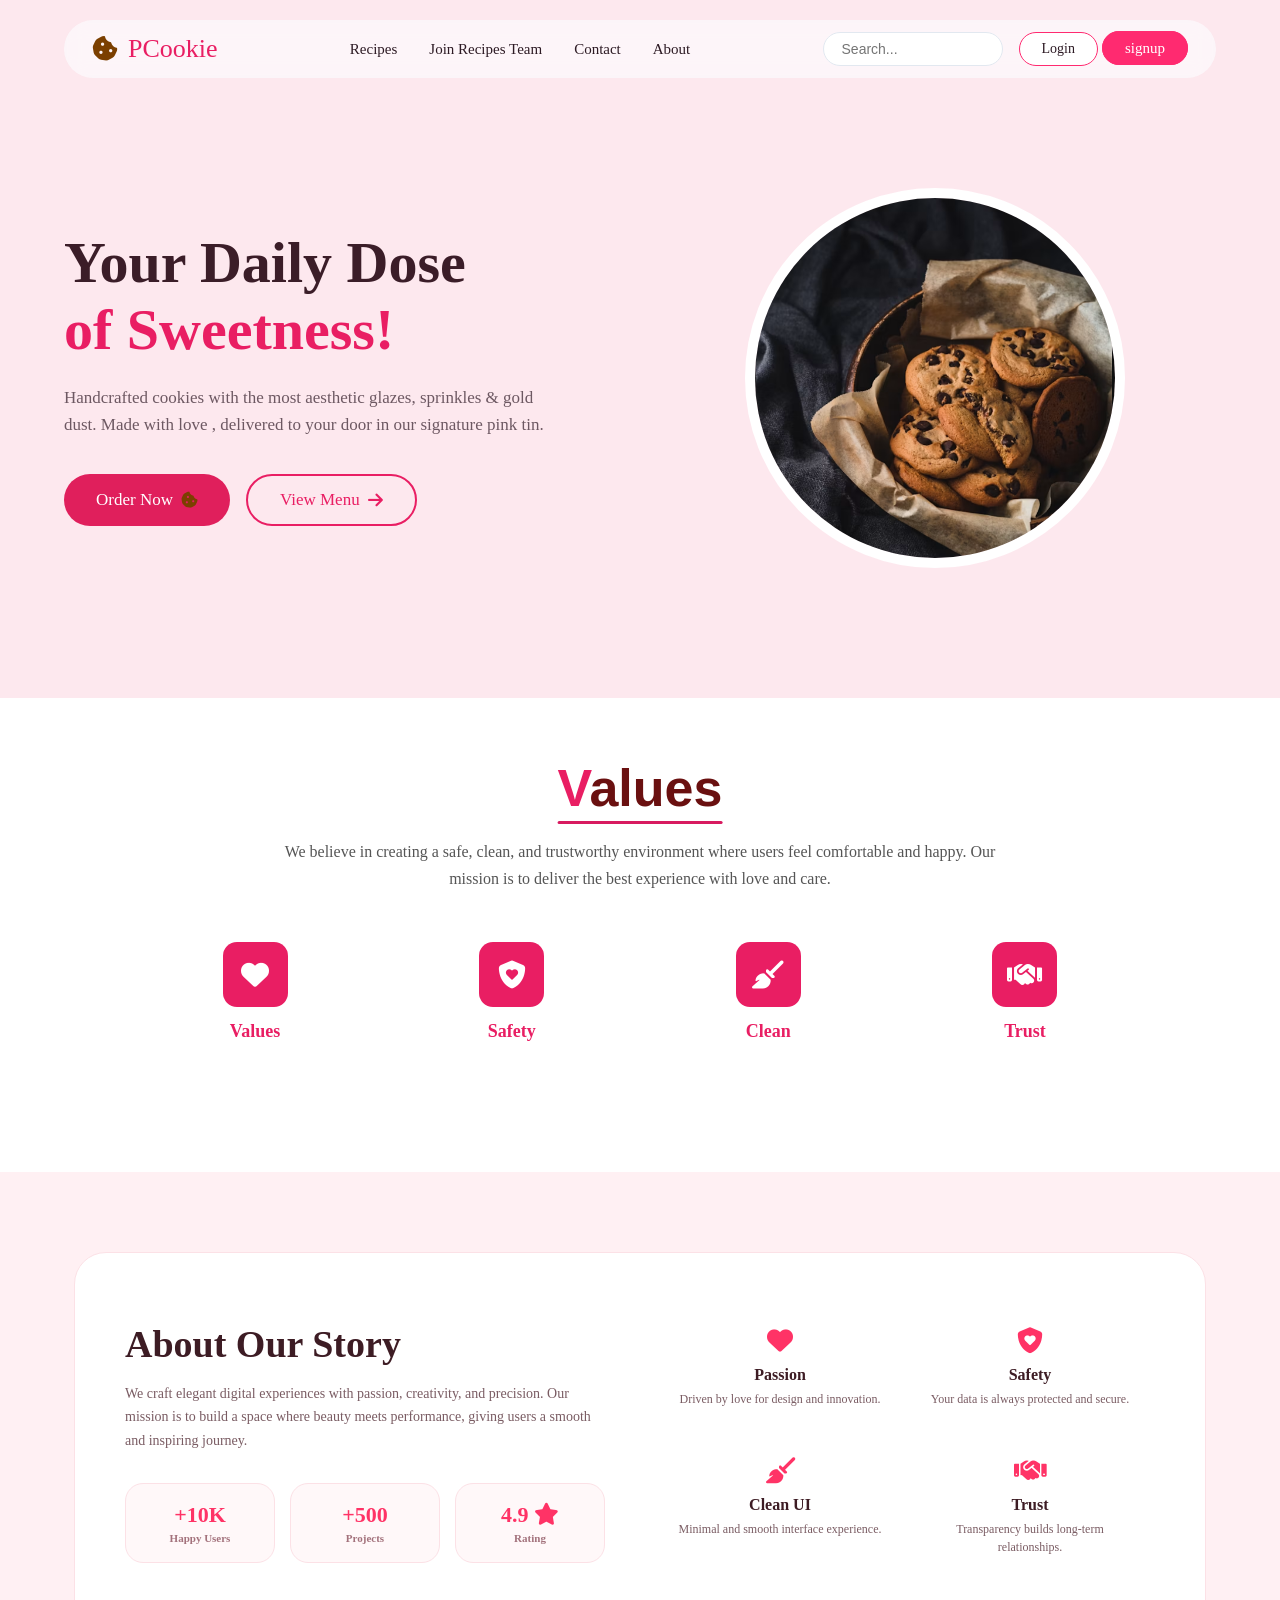
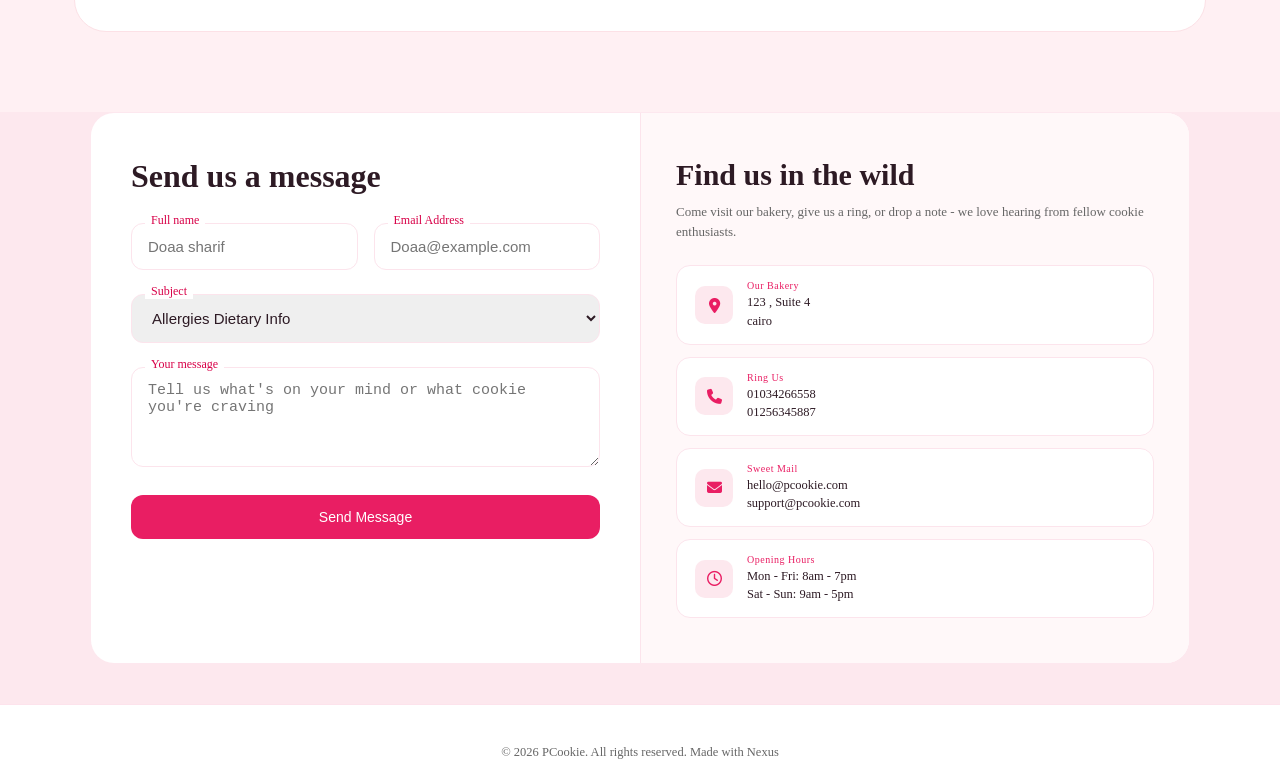
<file: index.html>
<!DOCTYPE html>
<html lang="en">

<head>
  <meta charset="UTF-8">
  <meta name="viewport" content="width=device-width, initial-scale=1.0">
  <title>PCookie </title>
  <link rel="icon" type="image/png" href="images/cookie.png">
  <link rel="stylesheet" href="https://cdnjs.cloudflare.com/ajax/libs/font-awesome/6.4.0/css/all.min.css">
  <link rel="stylesheet" href="style.css">
</head>

<body>

  <!-- Navbar -->
  <header class="navbar-wrapper">
    <nav class="navbar">
      <a href="index.html" class="logo">
        <i class="fa-solid fa-cookie-bite icon-cookie"></i> PCookie</a>

      <ul class="nav-links">
        <li><a href="recipes.html">Recipes</a></li>
        <li><a href="join.html">Join Recipes Team</a></li>
        <li><a href="#contact">Contact</a></li>
        <li><a href="#about">About</a></li>
      </ul>

      <div class="nav-actions">
        <div class="search-box">
          <input type="text" placeholder="Search...">
        </div>

        <div class="auth-buttons">
          <a href="login.html" class="btn-login">Login</a>
          <a href="signup.html" class="btn-signup">signup</a>
        </div>
      </div>
    </nav>
  </header>

  <!-- Hero Section -->
  <section class="hero">
    <div class="hero-container">


      <div class="hero-content">

        <h1 class="hero-title">
          <span class="dark-text">Your Daily Dose</span> <br>
          <span class="pink-text">of Sweetness!</span>
        </h1>

        <p class="hero-description">
          Handcrafted cookies with the most aesthetic glazes, sprinkles & gold dust. Made with love , delivered to your
          door in our signature pink tin.
        </p>

        <div class="hero-buttons">
          <a href="#" class="btn btn-primary btn-lg">Order Now <i class="fa-solid fa-cookie-bite icon-cookie"></i></a>
          <a href="#" class="btn btn-outline btn-lg">View Menu <i class="fa-solid fa-arrow-right icon-arrow"></i></a>
        </div>
      </div>


      <div class="hero-images">

        <div class="main-circle">
          <img src="images/cookie.png" alt="Heart Cookies">
        </div>
      </div>

    </div>

    </div>
  </section>

  <!-- Values -->
  <section class="values-section">
    <div class="values-container">


      <div class="values-header">
        <h2 class="values-title">
          <span class="highlight-pink">V</span>alues
        </h2>
        <p class="values-description">
          We believe in creating a safe, clean, and trustworthy environment where users feel
          comfortable and happy. Our mission is to deliver the best experience with love
          and care.
        </p>
      </div>


      <div class="values-grid">

        <div class="value-card">
          <div class="icon-box1">
            <i class="fa-solid fa-heart"></i>
          </div>
          <h3>Values</h3>
          <p class="card-desc">We focus on kindness, respect, and positivity in everything we do.</p>
        </div>


        <div class="value-card">
          <div class="icon-box1">
            <i class="fa-solid fa-shield-heart"></i>
          </div>
          <h3>Safety</h3>
          <p class="card-desc">Ensuring top safety standards for healthy and clean food preparation.</p>
        </div>


        <div class="value-card">
          <div class="icon-box1">
            <i class="fa-solid fa-broom"></i>
          </div>
          <h3>Clean</h3>
          <p class="card-desc">Maintaining fresh and hygienic environments for all users.</p>
        </div>


        <div class="value-card">
          <div class="icon-box1">
            <i class="fa-solid fa-handshake"></i>
          </div>
          <h3>Trust</h3>
          <p class="card-desc">Building strong trust between our community and content creators.</p>
        </div>
      </div>

    </div>
  </section>
  <!-- About Section -->
  <section class="about-section" id="about">
    <div class="about-container">

      <div class="about-left">
        <h2>About Our Story</h2>
        <p class="about-description">
          We craft elegant digital experiences with passion, creativity, and precision. Our
          mission is to build a space where beauty meets performance, giving users a smooth
          and inspiring journey.
        </p>


        <div class="stats-grid">
          <div class="stat-card">
            <h3>+10K</h3>
            <p>Happy Users</p>
          </div>
          <div class="stat-card">
            <h3>+500</h3>
            <p>Projects</p>
          </div>
          <div class="stat-card">

            <h3>4.9 <i class="fa-solid fa-star "></i></h3>
            <p>Rating</p>
          </div>
        </div>
      </div>


      <div class="features-grid">
        <div class="feature-item">
          <i class="fa-solid fa-heart"></i>
          <h4>Passion</h4>
          <p>Driven by love for design and innovation.</p>
        </div>

        <div class="feature-item">
          <i class="fa-solid fa-shield-heart"></i>
          <h4>Safety</h4>
          <p>Your data is always protected and secure.</p>
        </div>

        <div class="feature-item">
          <i class="fa-solid fa-broom"></i>
          <h4>Clean UI</h4>
          <p>Minimal and smooth interface experience.</p>
        </div>

        <div class="feature-item">
          <i class="fa-solid fa-handshake"></i>
          <h4>Trust</h4>
          <p>Transparency builds long-term relationships.</p>
        </div>
      </div>

    </div>
  </section>

  <!-- contact -->
  <main class="contact-wrapper" id="contact">

    <section class="form-container">
      <div class="form-header">
        <h2>Send us a message</h2>
      </div>
      <form class="contact-form">
        <div class="input-row">
          <div class="input-group">
            <label for="fullname">Full name</label>
            <input type="text" id="fullname" placeholder="Doaa sharif" required>
          </div>
          <div class="input-group">
            <label for="email">Email Address</label>
            <input type="email" id="email" placeholder="Doaa@example.com" required>
          </div>
        </div>

        <div class="input-group">
          <label for="subject">Subject</label>
          <select id="subject" name="subject">
            <option value="allergies">Allergies Dietary Info</option>
            <option value="orders">Custom Orders</option>
            <option value="general">General Inquiry</option>
          </select>
        </div>

        <div class="input-group">
          <label for="message">Your message</label>
          <textarea id="message" placeholder="Tell us what's on your mind or what cookie you're craving "
            required></textarea>
        </div>

        <button type="submit" class="primary-btn">
          <span>Send Message</span>
        </button>
      </form>
    </section>


    <section class="info-container">
      <div class="info-header">
        <h2>Find us in the wild</h2>
        <p>Come visit our bakery, give us a ring, or drop a note - we love hearing from fellow cookie enthusiasts.</p>
      </div>

      <div class="contact-cards">

        <div class="c-card">
          <div class="icon-wrap"><i class="fa-solid fa-location-dot"></i></div>
          <div class="c-details">
            <small>Our Bakery</small>
            <p>123 , Suite 4<br>cairo</p>
          </div>
        </div>


        <div class="c-card">
          <div class="icon-wrap"><i class="fa-solid fa-phone"></i></div>
          <div class="c-details">
            <small>Ring Us</small>
            <p>01034266558<br>01256345887</p>
          </div>
        </div>


        <div class="c-card">
          <div class="icon-wrap"><i class="fa-solid fa-envelope"></i></div>
          <div class="c-details">
            <small>Sweet Mail</small>
            <p>hello@pcookie.com<br>support@pcookie.com</p>
          </div>
        </div>


        <div class="c-card">
          <div class="icon-wrap"><i class="fa-regular fa-clock"></i></div>
          <div class="c-details">
            <small>Opening Hours</small>
            <p>Mon - Fri: 8am - 7pm<br>Sat - Sun: 9am - 5pm</p>
          </div>
        </div>
      </div>
    </section>
  </main>

  <!-- footer -->
  <footer class="modern-footer">
    <div class="footer-copyright">
      <p>&copy; 2026 PCookie. All rights reserved. Made with Nexus</p>
    </div>
  </footer>

</body>

</html>
</file>
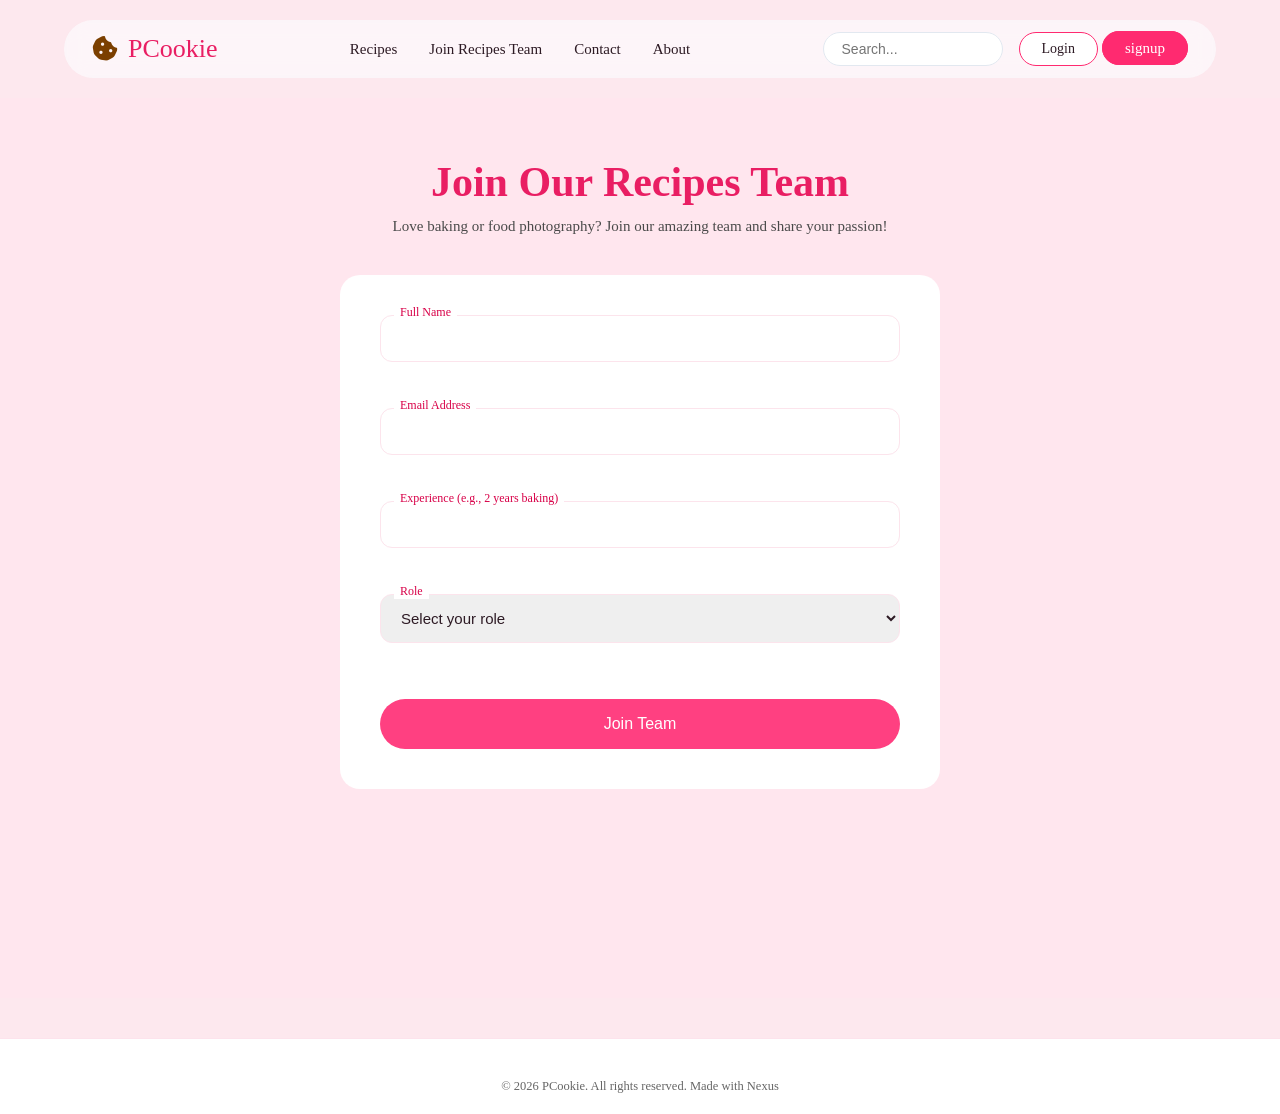
<file: join.html>
<!DOCTYPE html>
<html lang="en">

<head>
  <meta charset="UTF-8">
  <meta name="viewport" content="width=device-width, initial-scale=1.0">
  <title>Join Our Team </title>
    <link rel="icon" type="image/png" href="images/cookie.png">
  <link rel="stylesheet" href="style.css">
  <link rel="stylesheet" href="https://cdnjs.cloudflare.com/ajax/libs/font-awesome/6.4.0/css/all.min.css">
</head>

<body>
  <!-- Navbar -->
  <header class="navbar-wrapper">
    <nav class="navbar">
      <a href="index.html" class="logo">
        <i class="fa-solid fa-cookie-bite icon-cookie"></i> PCookie</a>

      <ul class="nav-links">
        <li><a href="recipes.html">Recipes</a></li>
        <li><a href="join.html">Join Recipes Team</a></li>
        <li><a href="index.html#contact">Contact</a></li>
        <li><a href="index.html#about">About</a></li>
      </ul>

      <div class="nav-actions">
        <div class="search-box">
          <input type="text" placeholder="Search...">
        </div>

        <div class="auth-buttons">
          <a href="login.html" class="btn-login">Login</a>
          <a href="signup.html" class="btn-signup">signup</a>
        </div>
      </div>
    </nav>
  </header>

  <main class="join-team-section">
    <h2 class="join-title">Join Our Recipes Team </h2>
    <p class="join-subtitle">Love baking or food photography? Join our amazing team and share your passion!</p>

    <div class="join-card">
      <form class="join-form">

        <div class="input-group">
          <input type="text" id="fullname" placeholder=" " required>
          <label for="fullname">Full Name</label>
        </div>

        <div class="input-group">
          <input type="email" id="email" placeholder="" required>
          <label for="email">Email Address</label>
        </div>

        <div class="input-group">
          <input type="text" id="experience" placeholder="">
          <label for="experience">Experience (e.g., 2 years baking)</label>
        </div>

        <div class="input-group select-group">
          <select id="role" required>
            <option value="" disabled selected hidden>Select your role</option>
            <option value="baker">Baker / Chef</option>
            <option value="photographer">Food Photographer</option>
            <option value="writer">Recipe Writer</option>
          </select>
          <label for="role">Role</label>
        </div>

        <button type="submit" class="join-btn">Join Team</button>

      </form>
    </div>
  </main>
  <!-- footer -->
  <footer class="modern-footer">
    <div class="footer-copyright">
      <p>&copy; 2026 PCookie. All rights reserved. Made with Nexus</p>
    </div>
  </footer>
</body>

</html>
</file>
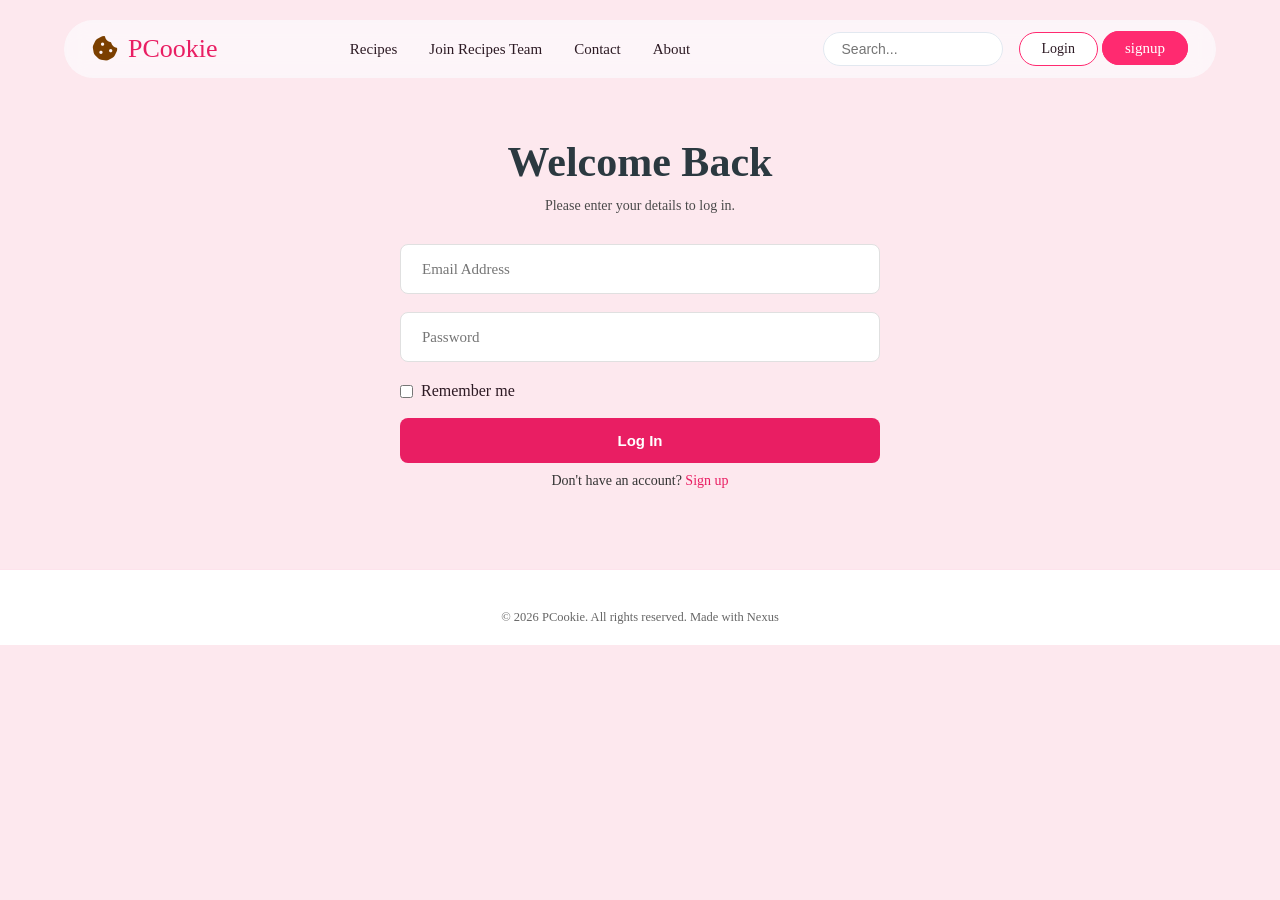
<file: login.html>
<!DOCTYPE html>
<html lang="en">

<head>
  <meta charset="UTF-8">
  <meta name="viewport" content="width=device-width, initial-scale=1.0">
  <title>Log In</title>
    <link rel="icon" type="image/png" href="images/cookie.png">
  <link rel="stylesheet" href="style.css">
  <link rel="stylesheet" href="https://cdnjs.cloudflare.com/ajax/libs/font-awesome/6.4.0/css/all.min.css">
</head>

<body>

  <!-- Navbar -->
  <header class="navbar-wrapper">
    <nav class="navbar">
      <a href="index.html" class="logo">
        <i class="fa-solid fa-cookie-bite icon-cookie"></i> PCookie</a>

      <ul class="nav-links">
        <li><a href="recipes.html">Recipes</a></li>
        <li><a href="join.html">Join Recipes Team</a></li>
        <li><a href="index.html#contact">Contact</a></li>
        <li><a href="index.html#about">About</a></li>
      </ul>

      <div class="nav-actions">
        <div class="search-box">
          <input type="text" placeholder="Search...">
        </div>

        <div class="auth-buttons">
          <a href="login.html" class="btn-login">Login</a>
          <a href="signup.html" class="btn-signup">signup</a>
        </div>
      </div>
    </nav>
  </header>

  <main class="auth-page">
    <div class="auth-container">
      <h1 class="auth-title">Welcome Back</h1>
      <p class="auth-subtitle">Please enter your details to log in.</p>

      <form class="auth-form">
        <div class="floating-group">
          <input type="email" id="loginEmail" placeholder=" " required>
          <label for="loginEmail">Email Address</label>
        </div>

        <div class="floating-group">
          <input type="password" id="loginPassword" placeholder=" " required>
          <label for="loginPassword">Password</label>
        </div>

        <div class="checkbox-group">
          <input type="checkbox" id="remember">
          <label for="remember">Remember me</label>
        </div>

        <button type="submit" class="auth-btn">Log In</button>
      </form>

      <p class="auth-footer">
        Don't have an account? <a href="signup.html">Sign up</a>
      </p>
    </div>
  </main>
  <!-- footer -->
  <footer class="modern-footer">
    <div class="footer-copyright">
      <p>&copy; 2026 PCookie. All rights reserved. Made with Nexus</p>
    </div>
  </footer>
</body>

</html>
</file>
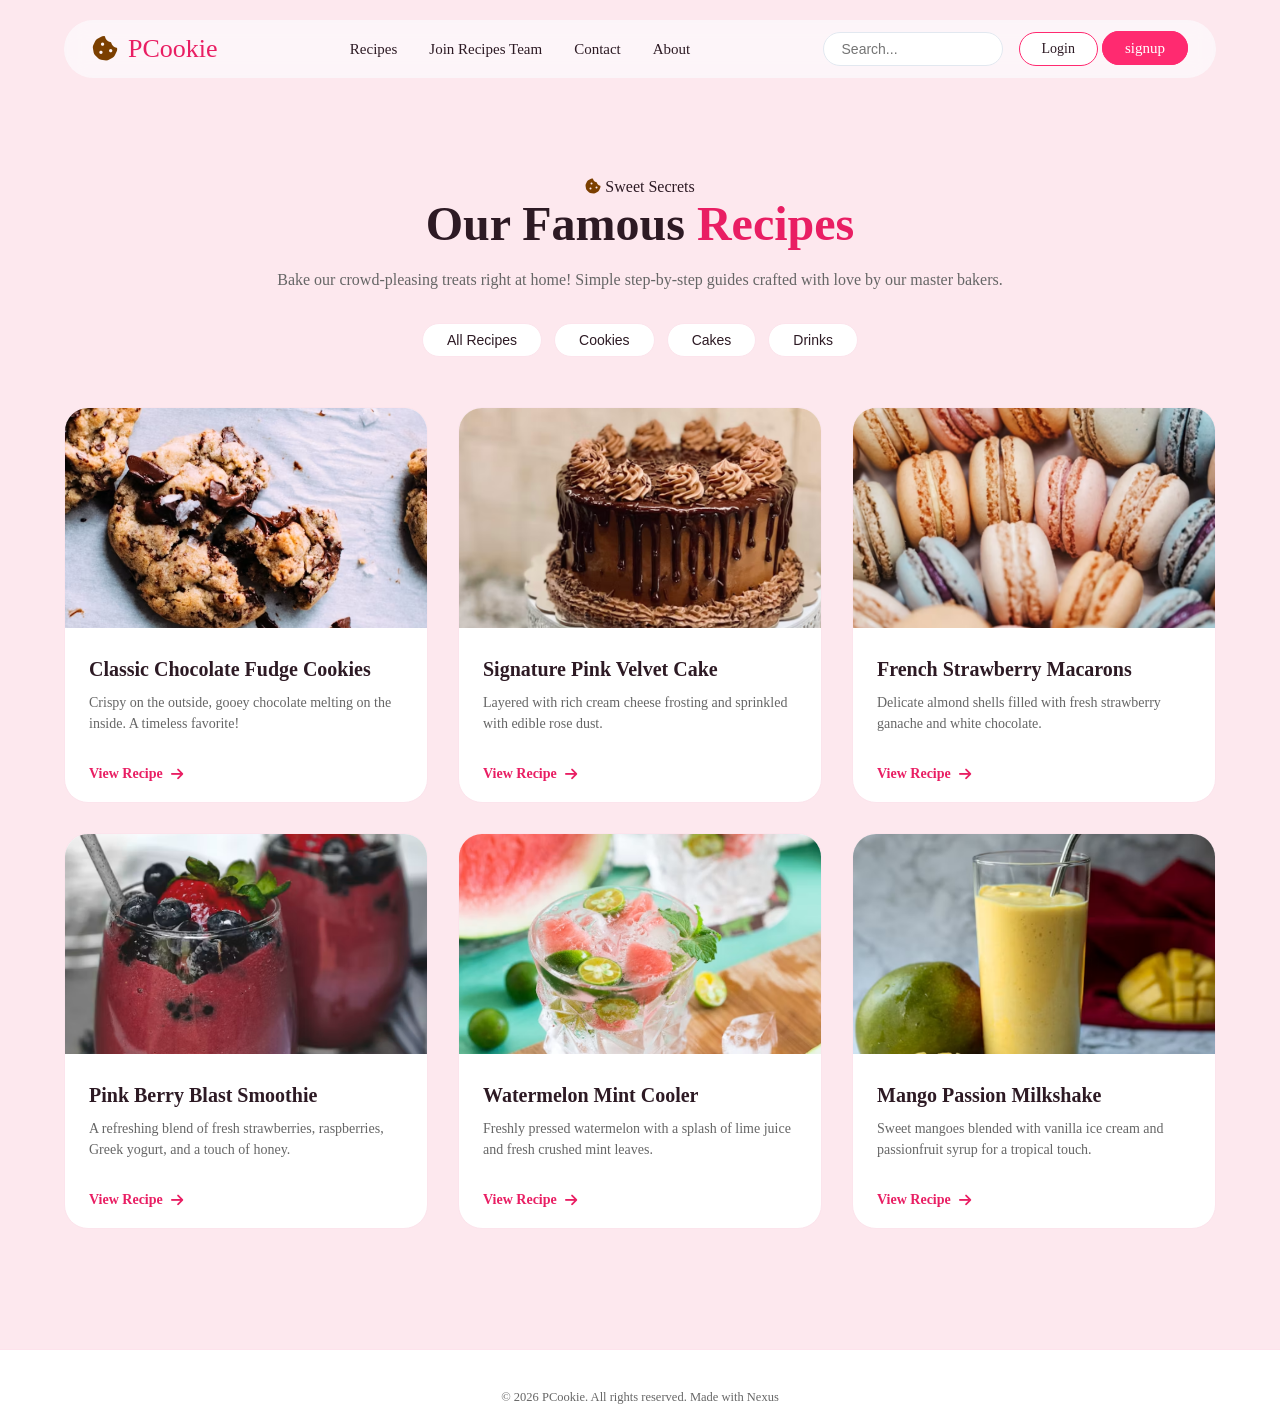
<file: recipes.html>
<!DOCTYPE html>
<html lang="en">

<head>
  <meta charset="UTF-8">
  <meta name="viewport" content="width=device-width, initial-scale=1.0">
  <title>Recipes - PCookie</title> 
   <link rel="icon" type="image/png" href="images/cookie.png">
  <link rel="stylesheet" href="style.css">
  <link rel="stylesheet" href="https://cdnjs.cloudflare.com/ajax/libs/font-awesome/6.4.0/css/all.min.css">
</head>

<body>
  <!-- Navbar -->
  <header class="navbar-wrapper">
    <nav class="navbar">
      <a href="index.html" class="logo">
        <i class="fa-solid fa-cookie-bite icon-cookie"></i> PCookie</a>

      <ul class="nav-links">
        <li><a href="recipes.html">Recipes</a></li>
        <li><a href="join.html">Join Recipes Team</a></li>
        <li><a href="index.html#contact">Contact</a></li>
        <li><a href="index.html#about">About</a></li>
      </ul>

      <div class="nav-actions">
        <div class="search-box">
          <input type="text" placeholder="Search...">
        </div>

        <div class="auth-buttons">
          <a href="login.html" class="btn-login">Login</a>
          <a href="signup.html" class="btn-signup">signup</a>
        </div>
      </div>
    </nav>
  </header>

  <section class="recipes-section" id="recipes">
    <div class="recipes-container">

      <div class="recipes-header">
        <span class="tag-badge">
          <i class="fa-solid fa-cookie-bite icon-cookie"></i> Sweet Secrets
        </span>
        <h2 class="recipes-title">Our Famous <span class="highlight-pink">Recipes</span></h2>
        <p class="recipes-description">
          Bake our crowd-pleasing treats right at home! Simple step-by-step guides crafted with love by our master
          bakers.
        </p>

        <div class="category-filters">
          <button class="filter-btn ">All Recipes</button>
          <button class="filter-btn">Cookies</button>
          <button class="filter-btn">Cakes</button>
          <button class="filter-btn">Drinks</button>
        </div>
      </div>

      <div class="recipes-grid">


        <div class="recipe-card">
          <div class="recipe-img-box">
            <img src="images/ChocolateChip.png" alt="Chocolate Chip Cookies">

          </div>
          <div class="recipe-content">

            <h3 class="recipe-title">Classic Chocolate Fudge Cookies</h3>
            <p class="recipe-desc">Crispy on the outside, gooey chocolate melting on the inside. A timeless favorite!
            </p>
            <div>
              <a href="#" class="btn-link-recipe">View Recipe <i class="fa-solid fa-arrow-right icon-arrow"></i></a>
            </div>
          </div>
        </div>

        <div class="recipe-card">
          <div class="recipe-img-box">
            <img src="images/VelvetCake.png" alt="Pink Velvet Cake">

          </div>
          <div class="recipe-content">

            <h3 class="recipe-title">Signature Pink Velvet Cake</h3>
            <p class="recipe-desc">Layered with rich cream cheese frosting and sprinkled with edible rose dust.</p>
            <div>
              <a href="#" class="btn-link-recipe">View Recipe <i class="fa-solid fa-arrow-right icon-arrow"></i></a>
            </div>
          </div>
        </div>


        <div class="recipe-card">
          <div class="recipe-img-box">
            <img src="images/Macarons.png" alt="Strawberry Macarons">

          </div>
          <div class="recipe-content">

            <h3 class="recipe-title">French Strawberry Macarons</h3>
            <p class="recipe-desc">Delicate almond shells filled with fresh strawberry ganache and white chocolate.</p>
            <div>
              <a href="#" class="btn-link-recipe">View Recipe <i class="fa-solid fa-arrow-right icon-arrow"></i></a>
            </div>
          </div>
        </div>

        <div class="recipe-card">
          <div class="recipe-img-box">
            <img src="images/BerrySmoothie.png" alt="Pink Berry Smoothie">

          </div>
          <div class="recipe-content">
            <div class="recipe-meta">

            </div>
            <h3 class="recipe-title">Pink Berry Blast Smoothie</h3>
            <p class="recipe-desc">A refreshing blend of fresh strawberries, raspberries, Greek yogurt, and a touch of
              honey.</p>
            <div>
              <a href="#" class="btn-link-recipe">View Recipe <i class="fa-solid fa-arrow-right icon-arrow"></i></a>
            </div>
          </div>
        </div>

        <div class="recipe-card">
          <div class="recipe-img-box">
            <img src="images/Watermelon.png" alt="Watermelon Mint Cooler">

          </div>
          <div class="recipe-content">

            <h3 class="recipe-title">Watermelon Mint Cooler</h3>
            <p class="recipe-desc">Freshly pressed watermelon with a splash of lime juice and fresh crushed mint leaves.
            </p>
            <div>
              <a href="#" class="btn-link-recipe">View Recipe <i class="fa-solid fa-arrow-right icon-arrow"></i></a>
            </div>
          </div>
        </div>

        <div class="recipe-card">
          <div class="recipe-img-box">
            <img src="images/Mango.png" alt="Mango Passion Milkshake">

          </div>
          <div class="recipe-content">

            <h3 class="recipe-title">Mango Passion Milkshake</h3>
            <p class="recipe-desc">Sweet mangoes blended with vanilla ice cream and passionfruit syrup for a tropical
              touch.</p>
            <div>
              <a href="#" class="btn-link-recipe">View Recipe <i class="fa-solid fa-arrow-right icon-arrow"></i></a>
            </div>
          </div>
        </div>
      </div>
    </div>
  </section>
  <!-- footer -->
  <footer class="modern-footer">
    <div class="footer-copyright">
      <p>&copy; 2026 PCookie. All rights reserved. Made with Nexus</p>
    </div>
  </footer>
</body>

</html>
</file>
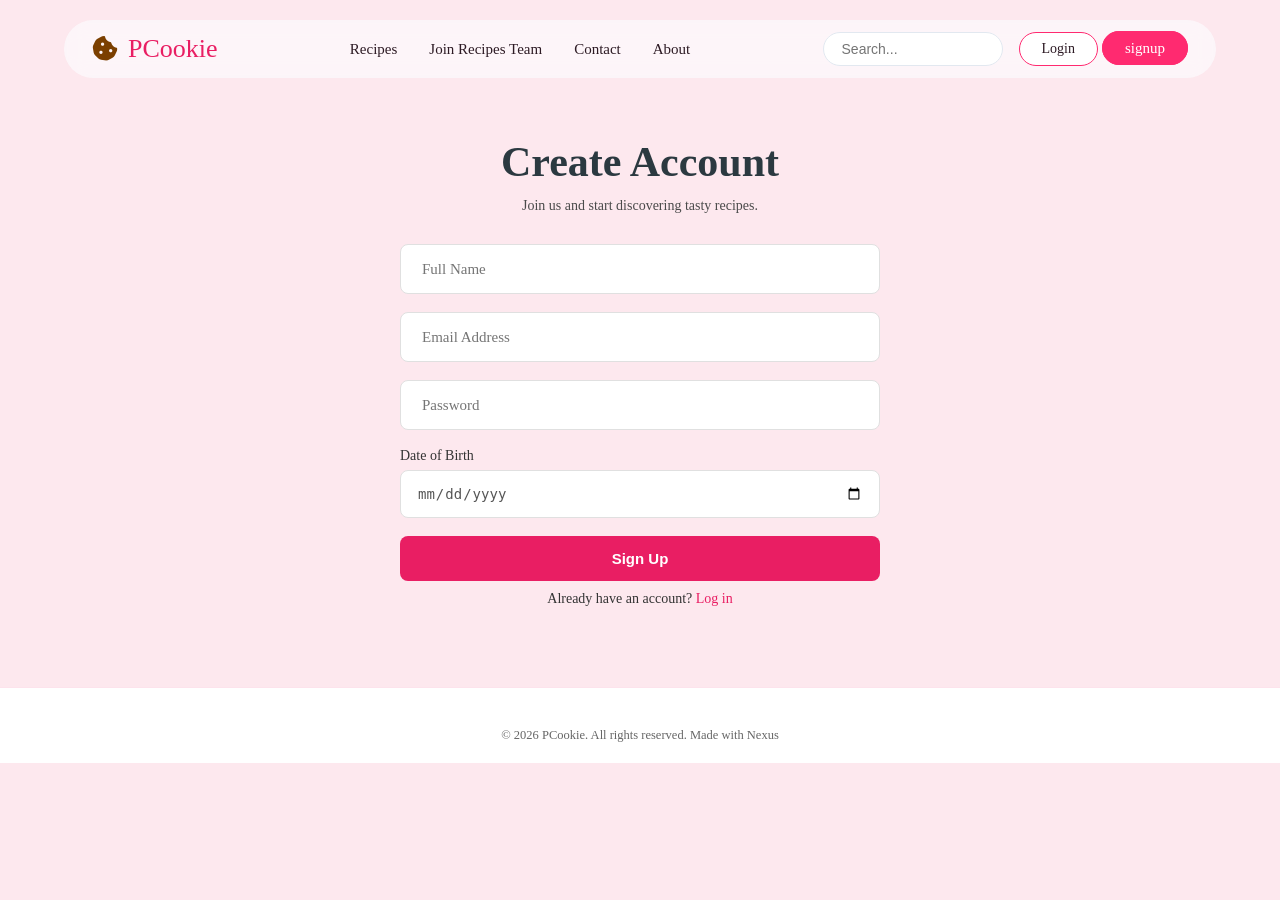
<file: signup.html>
<!DOCTYPE html>
<html lang="en">

<head>
  <meta charset="UTF-8">
  <meta name="viewport" content="width=device-width, initial-scale=1.0">
  <title>Sign Up</title>
  <link rel="stylesheet" href="style.css">
    <link rel="icon" type="image/png" href="images/cookie.png">
  <link rel="stylesheet" href="https://cdnjs.cloudflare.com/ajax/libs/font-awesome/6.4.0/css/all.min.css">
</head>

<body>

  <!-- Navbar -->
  <header class="navbar-wrapper">
    <nav class="navbar">
      <a href="index.html" class="logo">
        <i class="fa-solid fa-cookie-bite icon-cookie"></i> PCookie</a>

      <ul class="nav-links">
        <li><a href="recipes.html">Recipes</a></li>
        <li><a href="join.html">Join Recipes Team</a></li>
        <li><a href="index.html#contact">Contact</a></li>
        <li><a href="index.html#about">About</a></li>
      </ul>

      <div class="nav-actions">
        <div class="search-box">
          <input type="text" placeholder="Search...">
        </div>

        <div class="auth-buttons">
          <a href="login.html" class="btn-login">Login</a>
          <a href="signup.html" class="btn-signup">signup</a>
        </div>
      </div>
    </nav>
  </header>

  <main class="auth-page">
    <div class="auth-container">
      <h1 class="auth-title">Create Account</h1>
      <p class="auth-subtitle">Join us and start discovering tasty recipes.</p>

      <form class="auth-form">
        <div class="floating-group">
          <input type="text" id="signupName" placeholder=" " required>
          <label for="signupName">Full Name</label>
        </div>

        <div class="floating-group">
          <input type="email" id="signupEmail" placeholder=" " required>
          <label for="signupEmail">Email Address</label>
        </div>

        <div class="floating-group">
          <input type="password" id="signupPassword" placeholder=" " required>
          <label for="signupPassword">Password</label>
        </div>

        <div class="form-group">
          <label class="form-label" for="form">Date of Birth</label>
          <input type="date" id="form" class="form-input" required>
        </div>

        <button type="submit" class="auth-btn">Sign Up</button>
      </form>

      <p class="auth-footer">
        Already have an account? <a href="login.html">Log in</a>
      </p>
    </div>
  </main>
  <!-- footer -->
  <footer class="modern-footer">
    <div class="footer-copyright">
      <p>&copy; 2026 PCookie. All rights reserved. Made with Nexus</p>
    </div>
  </footer>
</body>

</html>
</file>
<file: style.css>
* {
    margin: 0;
    padding: 0;
    box-sizing: border-box;
}

:root {
    --primary-pink: #e91e63;
    --primary-gradient: #e01f5c;
    --bg-gradient: #fde8ee;
    --dark-text: #2d1a24;
    --pink-text: #e91e63;
    --light-gray: #666;
    --white: #ffffff;
}

body {
    background: var(--bg-gradient);
    min-height: 100vh;
    color: var(--dark-text);
}


.navbar-wrapper {
    padding: 20px 5%;
    display: flex;
    justify-content: center;
}

.navbar {
    width: 100%;
    max-width: 1200px;
    padding: 12px 28px;
    border-radius: 50px;
    display: flex;
    align-items: center;
    justify-content: space-between;
    background-color: rgba(253, 250, 253, 0.75);
    backdrop-filter: blur(10px);
}

.logo {
    font-family: cursive;
    font-size: 26px;
    color: var(--pink-text);
    text-decoration: none;
    display: flex;
    align-items: center;
    gap: 10px;
}

.nav-links {
    display: flex;
    list-style: none;
    gap: 32px;
}

.nav-actions {
    display: flex;
    align-items: center;
    gap: 16px;
}


.nav-links a,
.nav-actions a,
.nav-actions .btn-link {
    text-decoration: none;
    color: var(--dark-text);
    font-size: 15px;
}

.nav-links a:hover,
.nav-actions a:hover {
    color: var(--primary-pink);
}

.search-box input {
    width: 180px;
    padding: 8px 18px;
    border: 1px solid #e2e8f0;
    border-radius: 50px;
    outline: none;
    font-size: 14px;
    color: #4a5568;
}

.btn {
    text-decoration: none;
    border-radius: 50px;
    display: inline-flex;
    align-items: center;
    justify-content: center;
    gap: 8px;
}

.btn-primary {
    background: var(--primary-gradient);
    color: var(--white);
}


.btn-outline {
    border: 2px solid var(--primary-pink);
    color: var(--primary-pink);
}


.btn-sm {
    padding: 10px 22px;
    font-size: 15px;
}

.btn-lg {
    padding: 14px 32px;
    font-size: 17px;
}

/* Log In */

.auth-page {
    display: flex;
    justify-content: center;
    align-items: center;
    padding: 40px 20px;
}

.auth-container {
    width: 100%;
    max-width: 480px;
    text-align: center;
}

.auth-title {
    font-size: 42px;
    color: #2b3940;
    margin-bottom: 12px;
}

.auth-subtitle {
    font-size: 14px;
    color: #4a4a4a;
    margin-bottom: 30px;
}


.auth-form {
    display: flex;
    flex-direction: column;
    gap: 18px;
}

.floating-group {
    position: relative;
    width: 100%;
}

.floating-group input {
    width: 100%;
    height: 50px;
    padding: 0 16px;
    border: 1.5px solid #e0e0e0;
    border-radius: 8px;
    font-size: 15px;
    outline: none;
    background-color: var(--white);
}

.floating-group label {
    position: absolute;
    left: 16px;
    top: 50%;
    transform: translateY(-50%);
    color: #757575;
    font-size: 15px;
    pointer-events: none;
    transition: 0.2s ease-in-out;
    padding: 0 6px;
    border-radius: 10px;
}

.checkbox-group {
    display: flex;
    align-items: center;
    gap: 8px;
    margin-top: 2px;
}

.auth-btn {
    background-color: #e91e63;
    color: white;
    border: none;
    border-radius:8px;
    padding: 14px;
    font-size: 15px;
    font-weight: bold;
    cursor: pointer;
    display: flex;
    justify-content: center;
    align-items: center;
    gap: 10px;
    width: 100%;

}

.auth-footer {
    font-size: 14px;
    color: #333333;
    margin-top: 10px;
}

.auth-footer a {
    color: var(--primary-pink);
    text-decoration: none;
}

.nav-actions .btn-login {
    background: var(--white);
    color: var(--dark-text);
    border: 1.5px solid #ff2a70;
    font-size: 14px;
    padding: 8px 22px;
    border-radius: 50px;
    display: inline-flex;
    align-items: center;
    justify-content: center;
}


/* Sign Up */

.form-group {
    display: flex;
    flex-direction: column;
    align-items: flex-start;
    gap: 6px;
    width: 100%;
}

.form-label {
    font-size: 14px;
    color: #333333;
}

.form-input {
    width: 100%;
    height: 48px;
    padding: 0 16px;
    border: 1.5px solid #e0e0e0;
    border-radius: 8px;
    font-size: 14px;
    color: #555555;
    background-color: var(--white);
}

.form-input:focus {
    border-color: var(--primary-pink);
}

.nav-actions .btn-signup {
    background: #ff2a70;
    color: var(--white);
    border: 1.5px solid #ff2a70;
    padding: 8px 22px;
    border-radius: 50px;
}


/*  hero  */
.hero {
    padding: 40px 5% 80px;
    display: flex;
    justify-content: center;
}

.hero-container {
    max-width: 1200px;
    width: 100%;
    display: flex;
    align-items: center;
    justify-content: space-between;
    gap: 40px;
}

.hero-content {
    flex: 1;
    max-width: 550px;
}

.hero-title {
    font-family: cursive;
    font-size: 58px;
    line-height: 1.15;
    margin-bottom: 20px;
}

.hero-title .dark-text {
    color: #3b1d28;
}

.hero-title .pink-text {
    color: var(--primary-pink);
}

.hero-description {
    color: #6d5862;
    font-size: 17px;
    line-height: 1.6;
    max-width: 480px;
    margin-bottom: 36px;
}

.hero-buttons {
    display: flex;
    gap: 16px;
}

.hero-images {
    flex: 1;
    position: relative;
    height: 480px;
    display: flex;
    align-items: center;
    justify-content: center;
}

.main-circle {
    width: 380px;
    height: 380px;
    border-radius: 50%;
    background: #fcddec;
    overflow: hidden;
    border: 10px solid var(--white);
    position: relative;
    z-index: 1;
}

.main-circle img {
    width: 100%;
    height: 100%;
    object-fit: cover;
}

.icon-cookie {
    color: #7b3f00;
}

/* values  */
.values-section {
    padding: 60px 5% 80px;
    background-color: var(--white);
    text-align: center;
}

.values-container {
    max-width: 1000px;
    margin: 0 auto;
}

.values-header {
    margin-bottom: 50px;
}

.values-title {
    font-family: sans-serif;
    font-size: 52px;
    color: rgb(106, 16, 16);
    position: relative;
    display: inline-block;
    margin-bottom: 20px;
}

.values-title .highlight-pink {
    color: var(--primary-pink);
}

.values-title::after {
    content: '';
    position: absolute;
    bottom: -6px;
    left: 50%;
    transform: translateX(-50%);
    width: 100%;
    height: 3px;
    background-color: #d81b60;
    border-radius: 2px;
}

.values-description {
    font-size: 16px;
    line-height: 1.7;
    color: #555555;
    max-width: 720px;
    margin: 0 auto;
}

.values-grid {
    display: flex;
    justify-content: space-between;
    align-items: flex-start;
    gap: 20px;
}

.value-card {
    display: flex;
    flex-direction: column;
    align-items: center;
    width: 230px;
    text-align: center;
    cursor: pointer;
}

.icon-box1 {
    width: 65px;
    height: 65px;
    background-color: var(--primary-pink);
    border-radius: 14px;
    display: flex;
    align-items: center;
    justify-content: center;
    color: var(--white);
    font-size: 28px;
    transform: 0.3s;
}

.value-card h3 {
    color: var(--primary-pink);
    font-size: 18px;
    margin-top: 14px;
    font-weight: bold;
}

.card-desc {
    opacity: 0;
    visibility: hidden;
    font-size: 14px;
    color: var(--light-gray);
    line-height: 1.5;
    margin-top: 8px;
    opacity: 0.3s;

}

.value-card:hover .card-desc {
    opacity: 1;
    visibility: visible;
}

.value-card:hover .icon-box1 {
    transform: translateY(-5px);
}


/* about*/
.about-section {
    background-color: #fff0f3;
    color: #3d1c24;
    padding: 80px 20px;
    display: flex;
    justify-content: center;
    align-items: center;
}

.about-container {
    margin: 0 auto;
    display: flex;
    align-items: center;
    justify-content: space-between;
    gap: 50px;
    background-color: var(--white);
    padding: 50px;
    border-radius: 32px;
    border: 1px solid #fce1e6;
}

.about-left {
    flex: 1;
    max-width: 480px;
}

.about-left h2 {
    font-size: 38px;
    font-weight: 800;
    margin-bottom: 16px;
    color: #3d1c24;
}

.about-description {
    font-size: 14px;
    line-height: 1.7;
    margin-bottom: 30px;
    color: #7a5c63;
}


.stats-grid {
    display: flex;
    gap: 15px;
}

.stat-card {
    background-color: #fff8f9;
    border: 1px solid #fce1e6;
    border-radius: 18px;
    padding: 18px 12px;
    text-align: center;
    flex: 1;
    cursor: pointer;
    transform: 0.3s;
}

.stat-card:hover {
    background-color: #ffe6ed;
    transform: translateY(-4px);
}

.stat-card h3 {
    font-size: 22px;
    font-weight: 800;
    margin-bottom: 4px;
    color: #ff3366;
}

.stat-card p {
    font-size: 11px;
    font-weight: 600;
    color: #a3727c;
}

.features-grid {
    flex: 1;
    display: grid;
    grid-template-columns: 1fr 1fr;
    max-width: 500px;
}

.feature-item {
    text-align: center;
    padding: 25px 20px;
    border-color: #fce1e6;
    transition: 0.3s;
}

.feature-item:hover {
    background-color: #fff8f9;
    border-radius: 16px;
}

.feature-item i {
    font-size: 26px;
    margin-bottom: 12px;
    color: #ff3366;
}

.feature-item h4 {
    font-size: 16px;
    margin-bottom: 6px;
    color: #3d1c24;
}

.feature-item p {
    font-size: 12px;
    line-height: 1.5;
    color: #7a5c63;
}

/*  contact  */
.contact-section {
    padding: 80px 5%;
    width: 100%;
    display: flex;
    justify-content: center;
    align-items: center;
}

.contact-wrapper {
    position: relative;
    z-index: 1;
    display: grid;
    grid-template-columns: 1fr 1fr;
    max-width: 1100px;
    width: 100%;
    margin: 0 auto;
    background: var(--white);
    border-radius: 24px;
    border: 1px solid rgba(233, 30, 99, 0.1);
    overflow: hidden;
}

.form-container {
    padding: 45px 40px;
}

.form-header h2 {
    font-family: serif;
    font-size: 32px;
    margin-bottom: 28px;
    color: var(--dark-text);
}

.input-row {
    display: grid;
    grid-template-columns: 1fr 1fr;
    gap: 16px;
}

.input-group {
    position: relative;
    margin-bottom: 24px;
}


.input-group input,
.input-group select,
.input-group textarea {
    width: 100%;
    padding: 14px 16px;
    border: 1.5px solid #fce4ec;
    border-radius: 12px;
    font-size: 15px;
    color: var(--dark-text);
}

.input-group input:focus,
.input-group select:focus,
.input-group textarea:focus {
    outline: none;
    border-color: var(--primary-pink);
}


.input-group textarea {
    height: 100px;
}

.primary-btn {
    width: 100%;
    padding: 14px;
    background: var(--primary-pink);
    color: var(--white);
    border: none;
    border-radius: 12px;
    font-size: 14px;
    display: flex;
    align-items: center;
    justify-content: center;
}
/* 2 */
.info-container {
    background: #fff8f9;
    padding: 45px 35px;
    border-left: 1px solid #fce4ec;
    display: flex;
    flex-direction: column;
    justify-content: center;
}

.info-header h2 {
    font-family: serif;
    font-size: 30px;
    font-weight: 700;
    color: var(--dark-text);
    margin-bottom: 10px;
}

.info-header p {
    color: var(--light-gray);
    font-size: 13px;
    line-height: 1.5;
    margin-bottom: 24px;
}

.contact-cards {
    display: flex;
    flex-direction: column;
    gap: 12px;
}

.c-card {
    display: flex;
    align-items: center;
    gap: 14px;
    background: var(--white);
    padding: 14px 18px;
    border-radius: 14px;
    border: 1px solid #fce4ec;
}

.icon-wrap {
    width: 38px;
    height: 38px;
    background: #fde8ee;
    color: var(--primary-pink);
    border-radius: 10px;
    display: flex;
    align-items: center;
    justify-content: center;
    font-size: 15px;
}

.c-details small {
    display: block;
    font-size: 10px;
    letter-spacing: 0.5px;
    color: var(--pink-text);
    margin-bottom: 2px;
}

.c-details p {
    font-size: 12.5px;
    color: var(--dark-text);
    line-height: 1.45;
}

/* join */


.join-team-section {
    background-color: #ffe6ee;
    min-height: 100vh;
    padding: 60px 20px;
    display: flex;
    flex-direction: column;
    align-items: center;
}


.join-title {
    font-size: 42px;
    font-weight: 800;
    color: #e91e63;
    margin-bottom: 12px;
    text-align: center;
}


.join-subtitle {
    font-size: 15px;
    color: #4a4a4a;
    margin-bottom: 40px;
    text-align: center;
}

.join-card {
    background-color: #ffffff;
    width: 100%;
    max-width: 600px;
    padding: 40px;
    border-radius: 20px;
}

.join-form {
    display: flex;
    flex-direction: column;
    gap: 22px;
}

.input-group {
    position: relative;
    width: 100%;
}

.input-group label {
    position: absolute;
    left: 14px;
    top: -10px;
    background-color: #ffffff;
    padding: 0 6px;
    font-size: 12px;
    color: #d80048;
    font-weight: 500;
}

.join-btn {
    width: 100%;
    height: 50px;
    background-color: #ff4081;
    color: #ffffff;
    border: none;
    border-radius: 25px;
    font-size: 16px;
    margin-top: 10px;
}



/* recipes */
.recipes-section {
    padding: 80px 5%;
    background: var(--bg-gradient);
    display: flex;
    justify-content: center;
}

.recipes-container {
    max-width: 1200px;
    width: 100%;
}

.recipes-header {
    text-align: center;
    margin-bottom: 50px;
}

.recipes-title {
    font-family: cursive;
    font-size: 48px;
    color: var(--dark-text);
    margin-bottom: 16px;
}

.recipes-title .highlight-pink {
    color: var(--primary-pink);
}

.recipes-description {
    font-size: 16px;
    line-height: 1.6;
    color: var(--light-gray);
    margin: 0 auto 30px;
}

.category-filters {
    display: flex;
    justify-content: center;
    gap: 12px;
    flex-wrap: wrap;
}

.filter-btn {
    background: var(--white);
    border: 1.5px solid #fce4ec;
    color: var(--dark-text);
    padding: 8px 24px;
    border-radius: 50px;
    font-size: 14px;
}

.recipes-grid {
    display: grid;
    grid-template-columns: repeat(3, 1fr);
    gap: 30px;
}

.recipe-card {
    background: var(--white);
    border-radius: 24px;
    overflow: hidden;
    border: 1px solid #fce4ec;
}


.recipe-img-box {
    height: 220px;
    overflow: hidden;
}

.recipe-img-box img {
    width: 100%;
    height: 100%;
    object-fit: cover;
}

.recipe-content {
    padding: 28px 24px 20px;
    display: flex;
    flex-direction: column;
    flex-grow: 1;
}

.recipe-title {
    font-size: 20px;
    font-weight: 700;
    color: var(--dark-text);
    margin-bottom: 10px;
    line-height: 1.3;
}

.recipe-desc {
    font-size: 14px;
    color: var(--light-gray);
    line-height: 1.5;
    margin-bottom: 30px;
    flex-grow: 1;
}

.btn-link-recipe {
    text-decoration: none;
    color: var(--primary-pink);
    font-weight: 700;
    font-size: 14px;
    display: inline-flex;
    align-items: center;
    gap: 8px;
}

.btn-link-recipe:hover .icon-arrow {
    transform: translateX(5px);
}

/*  footer */
.modern-footer {
    width: 100%;
    background: #ffffff;
    border-top: 1px solid rgba(233, 30, 99, 0.12);
    padding: 40px 8% 20px;
    margin-top: 40px;
}

.footer-copyright {
    text-align: center;
    font-size: 12.5px;
    color: var(--light-gray);
}
@media (max-width: 1024px) {
    /* Navbar */
    .navbar {
        padding: 10px 20px;
    }
    .search-box input {
        width: 140px;
    }

    .hero-title {
        font-size: 46px;
    }
    .main-circle {
        width: 320px;
        height: 320px;
    }

   
    .values-grid {
        flex-wrap: wrap;
        justify-content: center;
        gap: 30px;
    }
    .value-card {
        width: 45%;
    }
    .about-container {
        padding: 35px;
        gap: 30px;
    }
    .about-left h2 {
        font-size: 32px;
    }


    .recipes-grid {
        grid-template-columns: repeat(2, 1fr);
        gap: 20px;
    }
}

@media (max-width: 768px) {
    .navbar-wrapper {
        padding: 15px 4%;
    }
    .navbar {
        flex-direction: column;
        gap: 15px;
        border-radius: 24px;
        padding: 16px;
    }
    .nav-links {
        gap: 16px;
        flex-wrap: wrap;
        justify-content: center;
    }
    .nav-actions {
        width: 100%;
        justify-content: center;
        flex-wrap: wrap;
    }
    .search-box input {
        width: 100%;
    }

    .hero {
        padding: 20px 5% 40px;
    }
    .hero-container {
        flex-direction: column-reverse;
        text-align: center;
        gap: 30px;
    }
    .hero-content {
        max-width: 100%;
    }
    .hero-description {
        margin-left: auto;
        margin-right: auto;
    }
    .hero-buttons {
        justify-content: center;
    }
    .hero-images {
        height: 300px;
    }
    .main-circle {
        width: 260px;
        height: 260px;
    }
    .values-title {
        font-size: 36px;
    }
    .value-card {
        width: 100%;
        max-width: 280px;
    }
    .card-desc {
        opacity: 1;
        visibility: visible;
    }

    .about-section {
        padding: 40px 15px;
    }
    .about-container {
        flex-direction: column;
        padding: 25px 20px;
        border-radius: 20px;
    }
    .about-left {
        max-width: 100%;
        text-align: center;
    }
    .features-grid {
        max-width: 100%;
        width: 100%;
    }
    .contact-section {
        padding: 40px 4%;
    }
    .contact-wrapper {
        grid-template-columns: 1fr;
    }
    .form-container {
        padding: 30px 20px;
    }
    .info-container {
        padding: 30px 20px;
        border-left: none;
        border-top: 1px solid #fce4ec;
    }
    .input-row {
        grid-template-columns: 1fr;
    }

    .join-team-section {
        padding: 40px 15px;
    }
    .join-title {
        font-size: 32px;
    }
    .join-card {
        padding: 25px 20px;
    }

    .recipes-title {
        font-size: 36px;
    }
    .recipes-grid {
        grid-template-columns: 1fr;
    }
}

@media (max-width: 480px) {
    .logo {
        font-size: 22px;
    }
    
    .hero-title {
        font-size: 34px;
    }
    
    .hero-buttons {
        flex-direction: column;
        width: 100%;
    }
    .hero-buttons .btn {
        width: 100%;
    }

    .stats-grid {
        flex-direction: column;
        gap: 10px;
    }
    
    .features-grid {
        grid-template-columns: 1fr;
    }
    
    .auth-title {
        font-size: 32px;
    }
    
    .recipes-header {
        margin-bottom: 30px;
    }
    
    .filter-btn {
        padding: 6px 16px;
        font-size: 13px;
    }
}
</file>
